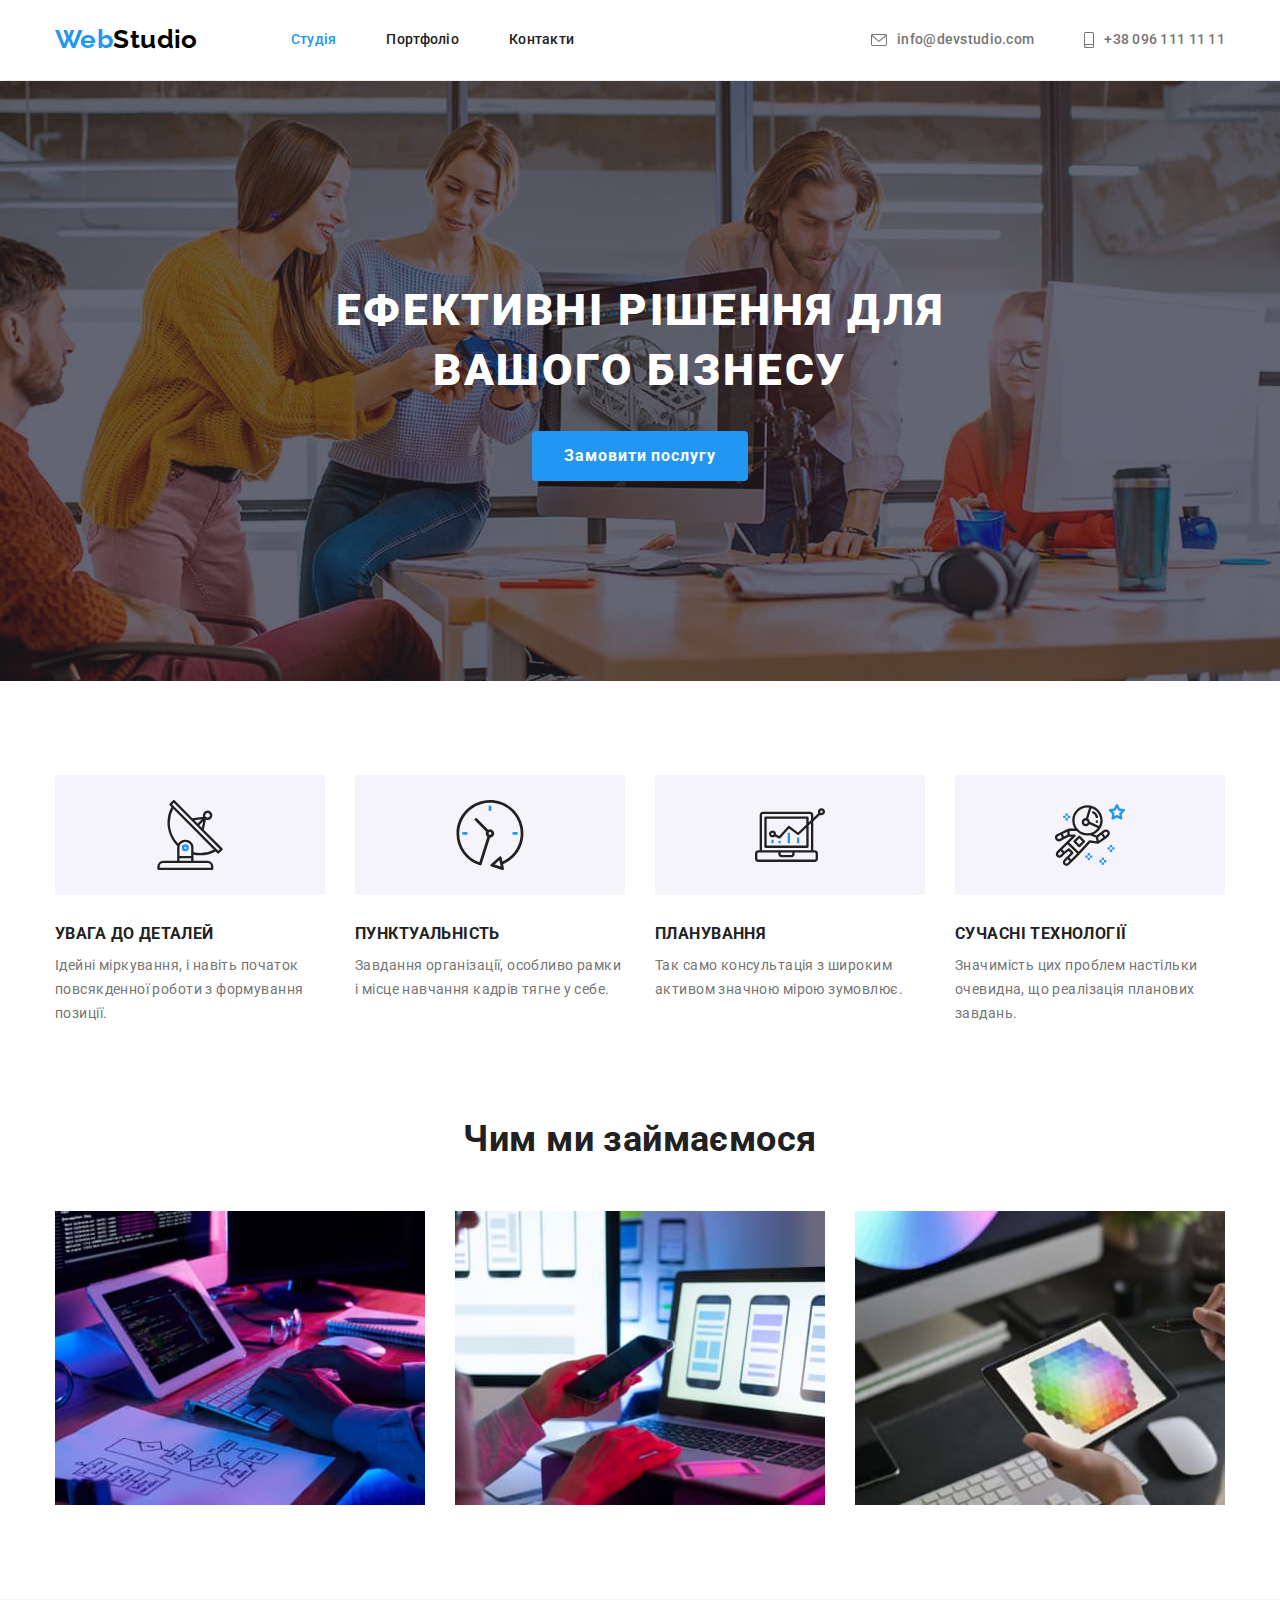
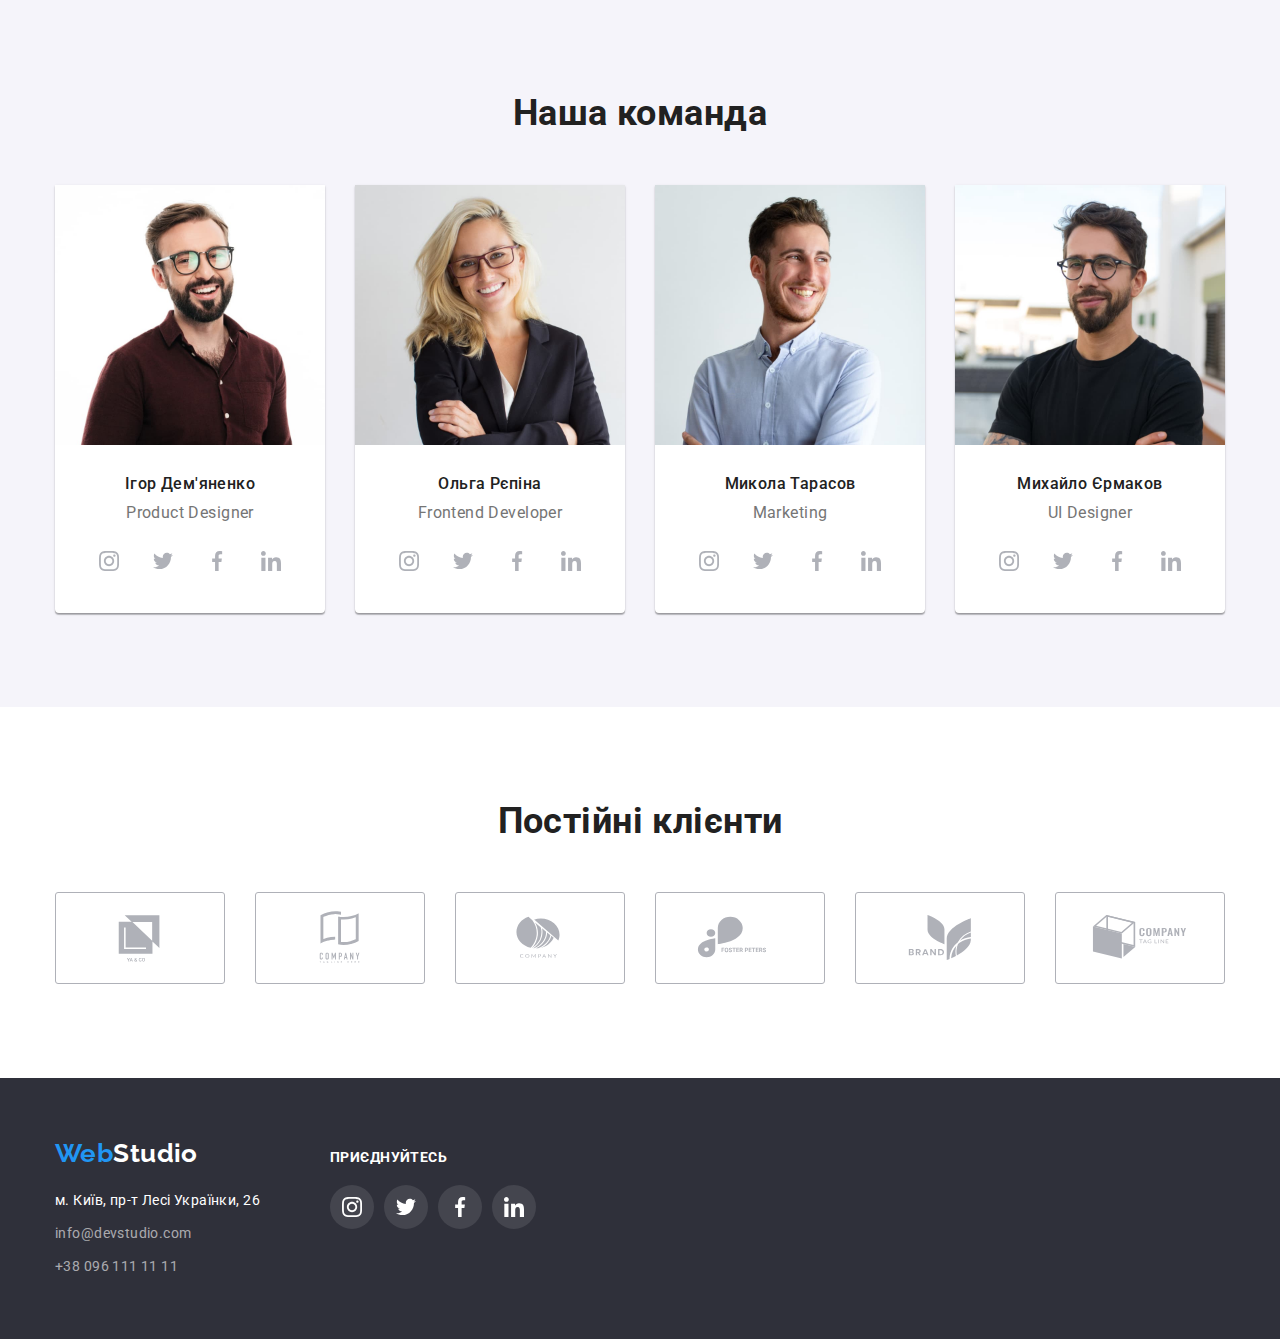
<file: index.html>
<!DOCTYPE html>
<html lang="uk">
  <head>
    <meta charset="UTF-8" />
    <meta http-equiv="X-UA-Compatible" content="IE=edge" />
    <meta name="viewport" content="width=device-width, initial-scale=1.0" />
    <title>Document</title>
    <link rel="preconnect" href="https://fonts.googleapis.com" />
    <link rel="preconnect" href="https://fonts.gstatic.com" crossorigin />
    <link
      href="https://fonts.googleapis.com/css2?family=Raleway:wght@700&family=Roboto:wght@400;500;700;900&display=swap"
      rel="stylesheet"
    />
    <link
      rel="stylesheet"
      href="https://cdnjs.cloudflare.com/ajax/libs/modern-normalize/1.1.0/modern-normalize.min.css"
    />
    <link rel="stylesheet" href="./css/styles.css" />
  </head>
  <body>
    <!-- Site header-->
    <header>
      <div class="header-page container main-nav">
        <nav class="main-nav">
          <a lang="en" href="./index.html" class="logo"><span>Web</span>Studio </a>
          <ul class="site-nav list">
            <li class="item"><a href="" class="link current">Студія</a></li>
            <li class="item"><a href="./portfolio.html" class="link">Портфоліо</a></li>
            <li class="item"><a href="" class="link">Контакти</a></li>
          </ul>
        </nav>
        <ul class="con-nav list">
          <li class="item">
            <a href="mailto:info@devstudio.com" class="text-link contacs-tellcon">
              <svg class="item-svg" width="16px" height="12px">
                <use href=".//images/icons.svg/sprite.svg#icon-mail"></use>
              </svg>
              info@devstudio.com
            </a>
          </li>
          <li class="item">
            <a href="tel:+380961111111" class="text-link contacs-tellcon">
              <svg class="item-svg" width="10px" height="16px">
                <use href="./images/icons.svg/sprite.svg#icon-telefon"></use></svg
              >+38 096 111 11 11</a
            >
          </li>
        </ul>
      </div>
    </header>
    <main>
      <!--Hero-->
      <section class="slogan overlay">
        <div class="">
          <div class="container">
            <h1 class="hero-title">Ефективні рішення для вашого бізнесу</h1>
            <button type="button" class="button">Замовити послугу</button>
          </div>
        </div>
      </section>
      <!--Benefits-->
      <section class="section secondary-section">
        <div class="container">
          <h2 class="visually-hidden">Переваги</h2>
          <ul class="list benefits-content">
            <li class="item">
              <div class="features-box">
                <svg width="70px" height="70px">
                  <use href="./images/icons.svg/sprite.svg#icon-antenna"></use>
                </svg>
              </div>
              <h3 class="benefits-title">УВАГА ДО ДЕТАЛЕЙ</h3>
              <p class="text">
                Ідейні міркування, і навіть початок повсякденної роботи з формування позиції.
              </p>
            </li>
            <li class="item">
              <div class="features-box">
                <svg width="70px" height="70px">
                  <use href="./images/icons.svg/sprite.svg#icon-clock"></use>
                </svg>
              </div>
              <h3 class="benefits-title">ПУНКТУАЛЬНІСТЬ</h3>
              <p class="text">
                Завдання організації, особливо рамки і місце навчання кадрів тягне у себе.
              </p>
            </li>
            <li class="item">
              <div class="features-box">
                <svg width="70px" height="70px">
                  <use href="./images/icons.svg/sprite.svg#icon-diagram"></use>
                </svg>
              </div>
              <h3 class="benefits-title">ПЛАНУВАННЯ</h3>
              <p class="text">Так само консультація з широким активом значною мірою зумовлює.</p>
            </li>
            <li class="item">
              <div class="features-box">
                <svg width="70px" height="70px">
                  <use href="./images/icons.svg/sprite.svg#icon-astronaut"></use>
                </svg>
              </div>
              <h3 class="benefits-title">СУЧАСНІ ТЕХНОЛОГІЇ</h3>
              <p class="text">
                Значимість цих проблем настільки очевидна, що реалізація планових завдань.
              </p>
            </li>
          </ul>
        </div>
      </section>
      <!--Work service-->
      <section class="section secondary-section no-padding">
        <div class="container">
          <h2 class="section-title">Чим ми займаємося</h2>
          <ul class="list service">
            <li class="service-example">
              <img src="./images/box1.jpg" alt="кодування" width="370" />
            </li>
            <li class="service-example">
              <img src="./images/box2.jpg" alt="верстка" width="370" />
            </li>
            <li class="service-example">
              <img src="./images/box3.jpg" alt="дизайн" width="370" />
            </li>
          </ul>
        </div>
      </section>
      <!--Team-->
      <section class="section section-team">
        <div class="container">
          <h2 class="section-title">Наша команда</h2>
          <ul class="list crewman-card">
            <li class="crewman">
              <img src="./images/img-team.jpg" alt="портрет" width="270" />
              <div class="our-product">
                <h3 class="section-text">Ігор Дем'яненко</h3>
                <p class="profession">Product Designer</p>
                <ul class="social-list-team list">
                  <li class="social-list-item">
                    <a class="social-link-team" href="#">
                      <svg width="20px" height="20px">
                        <use href="./images/icons.svg/sprite.svg#icon-insta1"></use></svg
                    ></a>
                  </li>
                  <li class="social-list-item">
                    <a class="social-link-team" href="#">
                      <svg width="20px" height="20px">
                        <use href="./images/icons.svg/sprite.svg#icon-tw1"></use>
                      </svg>
                    </a>
                  </li>
                  <li class="social-list-item">
                    <a class="social-link-team" href="#">
                      <svg width="20px" height="20px">
                        <use href="./images/icons.svg/sprite.svg#icon-fb1"></use>
                      </svg>
                    </a>
                  </li>
                  <li class="social-list-item">
                    <a class="social-link-team" href="#">
                      <svg width="20px" height="20px">
                        <use href="./images/icons.svg/sprite.svg#icon-in1"></use>
                      </svg>
                    </a>
                  </li>
                </ul>
              </div>
            </li>
            <li class="crewman">
              <img src="./images/img-team2.jpg" alt="портрет" width="270" />
              <div class="our-dev">
                <h3 class="section-text">Ольга Рєпіна</h3>
                <p class="profession">Frontend Developer</p>
                <ul class="social-list-team list">
                  <li class="social-list-item">
                    <a class="social-link-team" href="#">
                      <svg width="20px" height="20px">
                        <use href="./images/icons.svg/sprite.svg#icon-insta1"></use></svg
                    ></a>
                  </li>
                  <li class="social-list-item">
                    <a class="social-link-team" href="#">
                      <svg width="20px" height="20px">
                        <use href="./images/icons.svg/sprite.svg#icon-tw1"></use>
                      </svg>
                    </a>
                  </li>
                  <li class="social-list-item">
                    <a class="social-link-team" href="#">
                      <svg width="20px" height="20px">
                        <use href="./images/icons.svg/sprite.svg#icon-fb1"></use>
                      </svg>
                    </a>
                  </li>
                  <li class="social-list-item">
                    <a class="social-link-team" href="#">
                      <svg width="20px" height="20px">
                        <use href="./images/icons.svg/sprite.svg#icon-in1"></use>
                      </svg>
                    </a>
                  </li>
                </ul>
              </div>
            </li>
            <li class="crewman">
              <img src="./images/img-team3.jpg" alt="портрет" width="270" />
              <div class="our-product">
                <h3 class="section-text">Микола Тарасов</h3>
                <p class="profession">Marketing</p>
                <ul class="social-list-team list">
                  <li class="social-list-item">
                    <a class="social-link-team" href="#">
                      <svg width="20px" height="20px">
                        <use href="./images/icons.svg/sprite.svg#icon-insta1"></use></svg
                    ></a>
                  </li>
                  <li class="social-list-item">
                    <a class="social-link-team" href="#">
                      <svg width="20px" height="20px">
                        <use href="./images/icons.svg/sprite.svg#icon-tw1"></use>
                      </svg>
                    </a>
                  </li>
                  <li class="social-list-item">
                    <a class="social-link-team" href="#">
                      <svg width="20px" height="20px">
                        <use href="./images/icons.svg/sprite.svg#icon-fb1"></use>
                      </svg>
                    </a>
                  </li>
                  <li class="social-list-item">
                    <a class="social-link-team" href="#">
                      <svg width="20px" height="20px">
                        <use href="./images/icons.svg/sprite.svg#icon-in1"></use>
                      </svg>
                    </a>
                  </li>
                </ul>
              </div>
            </li>
            <li class="crewman">
              <img src="./images/img-team4.jpg" alt="портрет" width="270" />
              <div class="our-des">
                <h3 class="section-text">Михайло Єрмаков</h3>
                <p class="profession">UI Designer</p>
                <ul class="social-list-team list">
                  <li class="social-list-item">
                    <a class="social-link-team" href="#">
                      <svg width="20px" height="20px">
                        <use href="./images/icons.svg/sprite.svg#icon-insta1"></use></svg
                    ></a>
                  </li>
                  <li class="social-list-item">
                    <a class="social-link-team" href="#">
                      <svg width="20px" height="20px">
                        <use href="./images/icons.svg/sprite.svg#icon-tw1"></use>
                      </svg>
                    </a>
                  </li>
                  <li class="social-list-item">
                    <a class="social-link-team" href="#">
                      <svg width="20px" height="20px">
                        <use href="./images/icons.svg/sprite.svg#icon-fb1"></use>
                      </svg>
                    </a>
                  </li>
                  <li class="social-list-item">
                    <a class="social-link-team" href="#">
                      <svg width="20px" height="20px">
                        <use href="./images/icons.svg/sprite.svg#icon-in1"></use>
                      </svg>
                    </a>
                  </li>
                </ul>
              </div>
            </li>
          </ul>
        </div>
      </section>
      <!--regular clients-->
      <section class="section">
        <div class="container">
          <h2 class="section-title">Постійні клієнти</h2>
          <ul class="clients-company list">
            <li class="clients-company-items">
              <a class="clients-company-link" href="#">
                <svg class="clients-company-logo" width="106px" height="60px">
                  <use href="./images/icons.svg/sprite.svg#icon-logo1"></use>
                </svg>
              </a>
            </li>
            <li class="clients-company-items">
              <a class="clients-company-link" href="#">
                <svg class="clients-company-logo" width="106px" height="60px">
                  <use href="./images/icons.svg/sprite.svg#icon-logo2"></use>
                </svg>
              </a>
            </li>
            <li class="clients-company-items">
              <a class="clients-company-link" href="#">
                <svg class="clients-company-logo" width="106px" height="60px">
                  <use href="./images/icons.svg/sprite.svg#icon-logo3"></use>
                </svg>
              </a>
            </li>
            <li class="clients-company-items">
              <a class="clients-company-link" href="#">
                <svg class="clients-company-logo" width="106px" height="60px">
                  <use href="./images/icons.svg/sprite.svg#icon-logo4"></use>
                </svg>
              </a>
            </li>
            <li class="clients-company-items">
              <a class="clients-company-link" href="#">
                <svg class="clients-company-logo" width="106px" height="60px">
                  <use href="./images/icons.svg/sprite.svg#icon-logo5"></use>
                </svg>
              </a>
            </li>
            <li class="clients-company-items">
              <a class="clients-company-link" href="#">
                <svg class="clients-company-logo" width="106px" height="60px">
                  <use href="./images/icons.svg/sprite.svg#icon-logo6"></use>
                </svg>
              </a>
            </li>
          </ul>
        </div>
      </section>
    </main>
    <!--Footer-->
    <footer class="dark-section">
      <div class="container container-footer">
        <div class="footer-nav">
          <a lang="en" href="./index.html" class="steplogo-pic steplogo"><span>Web</span>Studio </a>
          <address>
            <ul class="footer-con list">
              <li>
                <a href="https://goo.gl/maps/J5RwahepuZf887FC6" class="footer-address"
                  >м. Київ, пр-т Лесі Українки, 26</a
                >
              </li>
              <li>
                <a
                  href="mailto:info@devstudio.com"
                  target="_blank"
                  rel="noopener noreferrer"
                  class="footer-link"
                  >info@devstudio.com</a
                >
              </li>
              <li><a href="tel:+380961111111" class="footer-link">+38 096 111 11 11</a></li>
            </ul>
          </address>
        </div>
        <div class="footer-social-box">
          <h3 class="social-list-title">ПРИЄДНУЙТЕСЬ</h3>
          <ul class="social-list list">
            <li class="social-list-item">
              <a class="social-list-link" href="#">
                <svg width="20px" height="20px">
                  <use href="./images/icons.svg/sprite.svg#icon-insta1"></use></svg
              ></a>
            </li>
            <li class="social-list-item">
              <a class="social-list-link" href="#">
                <svg width="20px" height="20px">
                  <use href="./images/icons.svg/sprite.svg#icon-tw1"></use>
                </svg>
              </a>
            </li>
            <li class="social-list-item">
              <a class="social-list-link" href="#">
                <svg width="20px" height="20px">
                  <use href="./images/icons.svg/sprite.svg#icon-fb1"></use>
                </svg>
              </a>
            </li>
            <li class="social-list-item">
              <a class="social-list-link" href="#">
                <svg width="20px" height="20px">
                  <use href="./images/icons.svg/sprite.svg#icon-in1"></use>
                </svg>
              </a>
            </li>
          </ul>
        </div>
      </div>
    </footer>
  </body>
</html>
</file>
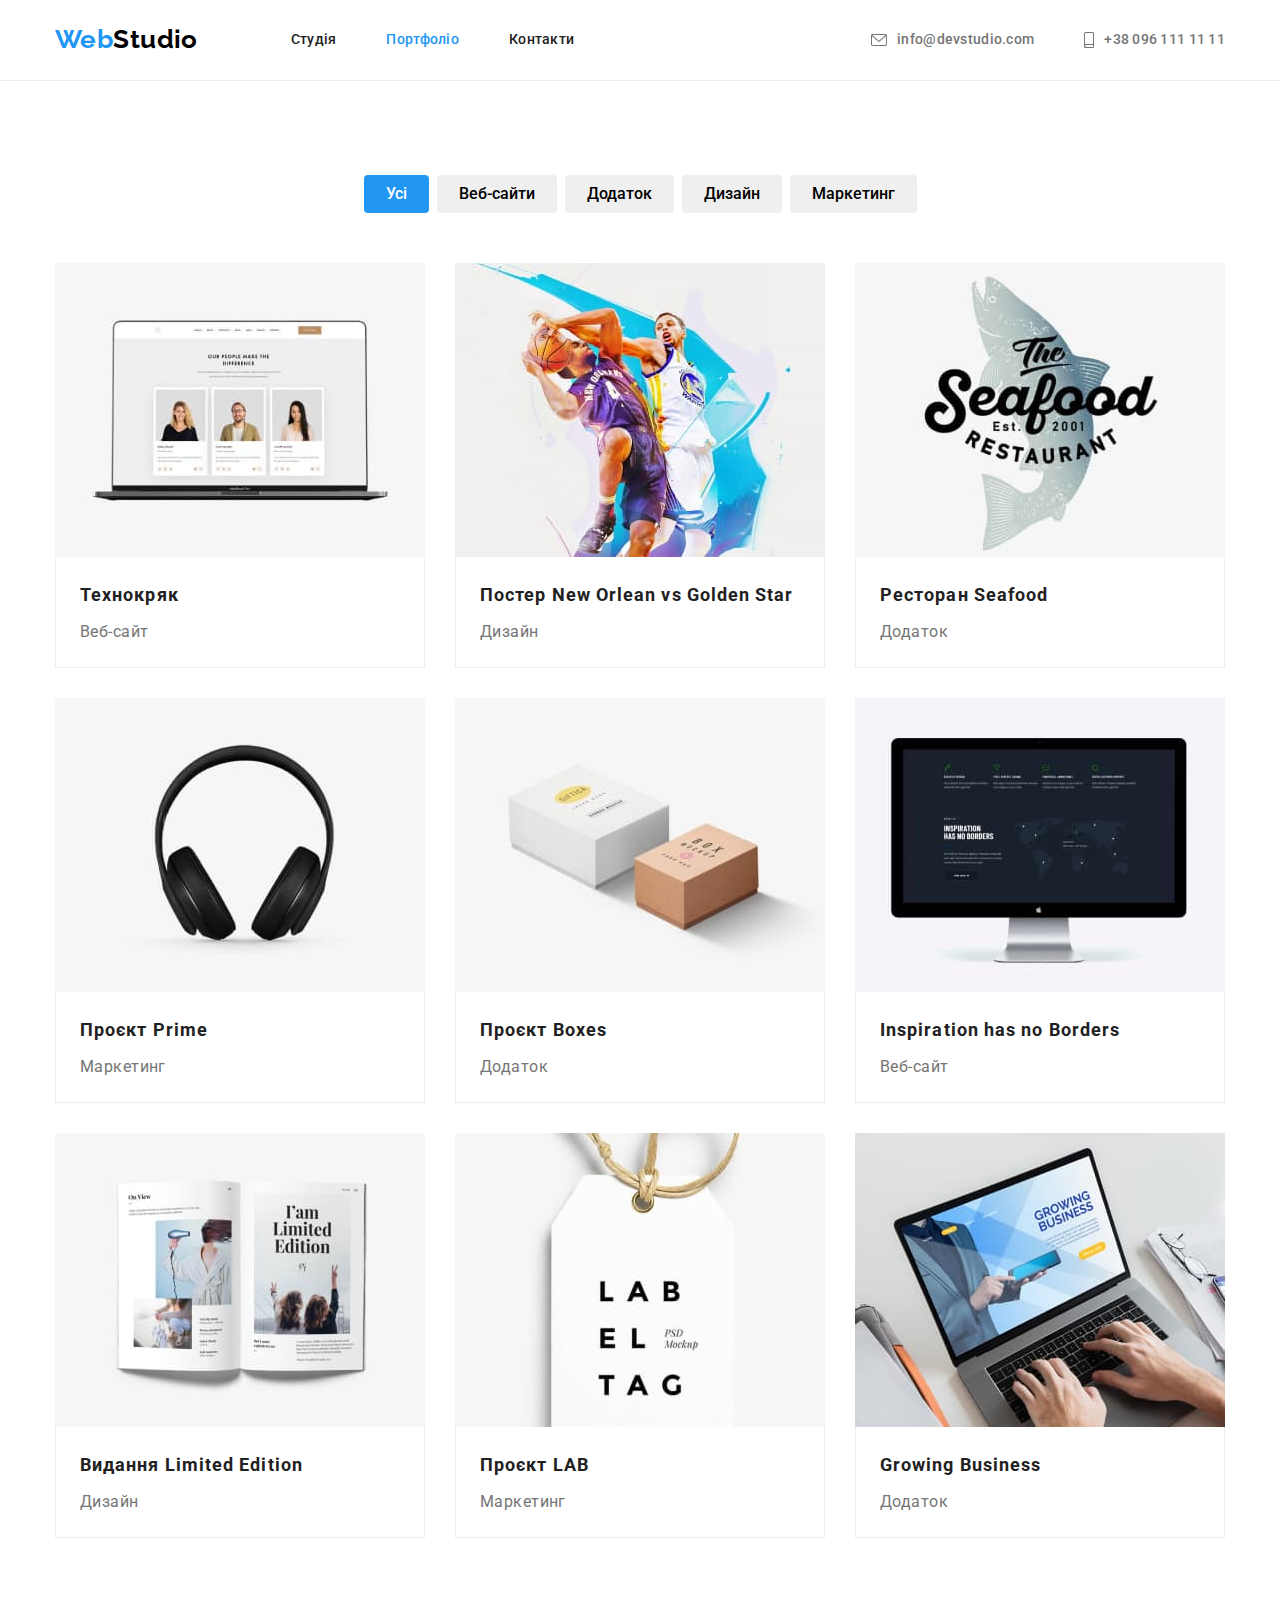
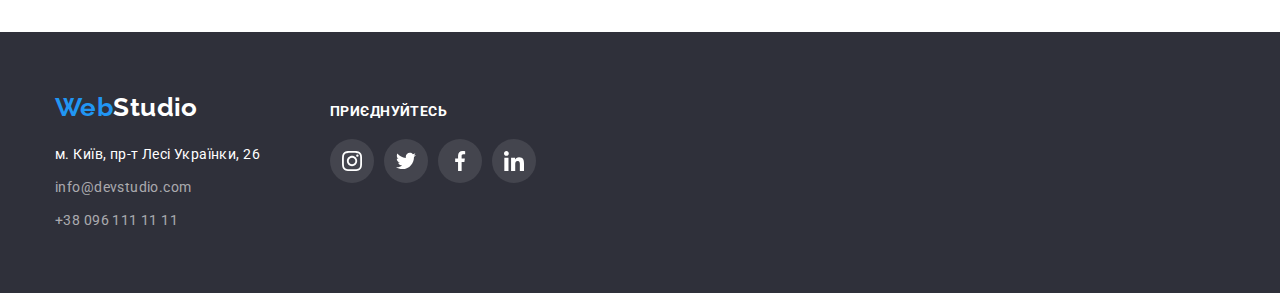
<file: portfolio.html>
<!DOCTYPE html>
<html lang="uk">
  <head>
    <meta charset="UTF-8" />
    <meta name="viewport" content="width=device-width, initial-scale=1.0" />
    <title>Document</title>
    <link rel="preconnect" href="https://fonts.googleapis.com" />
    <link rel="preconnect" href="https://fonts.gstatic.com" crossorigin />
    <link
      href="https://fonts.googleapis.com/css2?family=Raleway:wght@700&family=Roboto:wght@400;500;700;900&display=swap"
      rel="stylesheet"
    />
    <link
      rel="stylesheet"
      href="https://cdnjs.cloudflare.com/ajax/libs/modern-normalize/1.1.0/modern-normalize.min.css"
    />
    <link rel="stylesheet" href="./css/styles.css" />
  </head>
  <body>
    <!-- Site header-->
    <header>
      <div class="container main-nav">
        <nav class="main-nav">
          <a lang="en" href="./index.html" class="logo"><span>Web</span>Studio </a>
          <ul class="site-nav list">
            <li class="item"><a href="./index.html" class="link">Студія</a></li>
            <li class="item"><a href="" class="link current">Портфоліо</a></li>
            <li class="item"><a href="" class="link">Контакти</a></li>
          </ul>
        </nav>
        <ul class="con-nav list">
          <li class="item">
            <a href="mailto:info@devstudio.com" class="text-link contacs-tellcon">
              <svg class="item-svg" width="16px" height="12px">
                <use href=".//images/icons.svg/sprite.svg#icon-mail"></use>
              </svg>
              info@devstudio.com
            </a>
          </li>
          <li class="item">
            <a href="tel:+380961111111" class="text-link contacs-tellcon">
              <svg class="item-svg" width="10px" height="16px">
                <use href="./images/icons.svg/sprite.svg#icon-telefon"></use></svg
              >+38 096 111 11 11</a
            >
          </li>
        </ul>
      </div>
    </header>
    <main>
      <!--Navigation-->
      <section class="section">
        <div class="container accent">
          <h1 class="visually-hidden">Портфоліо</h1>
          <ul class="list section-nav">
            <li class="item"><button type="button" class="push accent-text">Усі</button></li>
            <li class="item"><button type="button" class="accent-text">Веб-сайти</button></li>
            <li class="item"><button type="button" class="accent-text">Додаток</button></li>
            <li class="item"><button type="button" class="accent-text">Дизайн</button></li>
            <li class="item"><button type="button" class="accent-text">Маркетинг</button></li>
          </ul>
        </div>
        <!--Work examples-->
        <div class="container">
          <ul class="list work-examples">
            <li class="project item">
              <div class="project-card">
                <a href="" class="link-item">
                  <img src="./img.portfolio/img1.jpg" alt="Веб-сайт" width="370" />
                  <div class="project-idea">
                    <h2 class="project-name">Технокряк</h2>
                    <p class="project-category">Веб-сайт</p>
                  </div>
                </a>
              </div>
            </li>
            <li class="project item">
              <div class="project-card">
                <a href="" class="link-item">
                  <img src="./img.portfolio/img.jpg" alt="Дизайн" width="370" />
                  <div class="project-idea">
                    <h2 class="project-name">Постер New Orlean vs Golden Star</h2>
                    <p class="project-category">Дизайн</p>
                  </div>
                </a>
              </div>
            </li>
            <li class="project item">
              <div class="project-card">
                <a href="" class="link-item">
                  <img src="./img.portfolio/img3.jpg" alt="Додаток" width="370" />
                  <div class="project-idea">
                    <h2 class="project-name">Ресторан Seafood</h2>
                    <p class="project-category">Додаток</p>
                  </div>
                </a>
              </div>
            </li>
            <li class="project item">
              <div class="project-card">
                <a href="" class="link-item">
                  <img src="./img.portfolio/img4.jpg" alt="Маркетинг" width="370" />
                  <div class="project-idea">
                    <h2 class="project-name">Проєкт Prime</h2>
                    <p class="project-category">Маркетинг</p>
                  </div>
                </a>
              </div>
            </li>
            <li class="project item">
              <div class="project-card">
                <a href="" class="link-item">
                  <img src="./img.portfolio/img5.jpg" alt="Додаток" width="370" />
                  <div class="project-idea">
                    <h2 class="project-name">Проєкт Boxes</h2>
                    <p class="project-category">Додаток</p>
                  </div>
                </a>
              </div>
            </li>
            <li class="project item">
              <div class="project-card">
                <a href="" class="link-item">
                  <img src="./img.portfolio/img6.jpg" alt="Веб-сайт" width="370" />
                  <div class="project-idea">
                    <h2 class="project-name">Inspiration has no Borders</h2>
                    <p class="project-category">Веб-сайт</p>
                  </div>
                </a>
              </div>
            </li>
            <li class="project item">
              <div class="project-card">
                <a href="" class="link-item">
                  <img src="./img.portfolio/img7.jpg" alt="Дизайн" width="370" />
                  <div class="project-idea">
                    <h2 class="project-name">Видання Limited Edition</h2>
                    <p class="project-category">Дизайн</p>
                  </div>
                </a>
              </div>
            </li>
            <li class="project item">
              <div class="project-card">
                <a href="" class="link-item">
                  <img src="./img.portfolio/img8.jpg" alt="Маркетинг" width="370" />
                  <div class="project-idea">
                    <h2 class="project-name">Проєкт LAB</h2>
                    <p class="project-category">Маркетинг</p>
                  </div>
                </a>
              </div>
            </li>
            <li class="project item">
              <div class="project-card">
                <a href="" class="link-item">
                  <img src="./img.portfolio/img9.jpg" alt="Додаток" width="370" />
                  <div class="project-idea">
                    <h2 class="project-name">Growing Business</h2>
                    <p class="project-category">Додаток</p>
                  </div>
                </a>
              </div>
            </li>
          </ul>
        </div>
      </section>
    </main>
    <!--Footer-->
    <footer class="dark-section">
      <div class="container container-footer">
        <div class="footer-nav">
          <a lang="en" href="./index.html" class="steplogo-pic steplogo"><span>Web</span>Studio </a>
          <address>
            <ul class="footer-con list">
              <li>
                <a href="https://goo.gl/maps/J5RwahepuZf887FC6" class="footer-address"
                  >м. Київ, пр-т Лесі Українки, 26</a
                >
              </li>
              <li>
                <a
                  href="mailto:info@devstudio.com"
                  target="_blank"
                  rel="noopener noreferrer"
                  class="footer-link"
                  >info@devstudio.com</a
                >
              </li>
              <li><a href="tel:+380961111111" class="footer-link">+38 096 111 11 11</a></li>
            </ul>
          </address>
        </div>
        <div class="footer-social-box">
          <h3 class="social-list-title">ПРИЄДНУЙТЕСЬ</h3>
          <ul class="social-list list">
            <li class="social-list-item">
              <a class="social-list-link" href="#">
                <svg width="20px" height="20px">
                  <use href="./images/icons.svg/sprite.svg#icon-insta1"></use></svg
              ></a>
            </li>
            <li class="social-list-item">
              <a class="social-list-link" href="#">
                <svg width="20px" height="20px">
                  <use href="./images/icons.svg/sprite.svg#icon-tw1"></use>
                </svg>
              </a>
            </li>
            <li class="social-list-item">
              <a class="social-list-link" href="#">
                <svg width="20px" height="20px">
                  <use href="./images/icons.svg/sprite.svg#icon-fb1"></use>
                </svg>
              </a>
            </li>
            <li class="social-list-item">
              <a class="social-list-link" href="#">
                <svg width="20px" height="20px">
                  <use href="./images/icons.svg/sprite.svg#icon-in1"></use>
                </svg>
              </a>
            </li>
          </ul>
        </div>
      </div>
    </footer>
  </body>
</html>
</file>
<file: css/styles.css>
/*цвет основного текста #757575*/
/*цвет заголовка #212121*/
/*акцент #2196F3*/
/*цвет контактов футера rgba(255, 255, 255, 0.6);*/

/*бекграунд шапка #FFFFFF*/
/*бекграунд чем мы занимаемся #E5E5E5*/
/*бекграунд наша команда иконки #FFFFFF общий беграунд #F5F4FA*/
/*бекграунд футера #2F303A*/

:root {
  --primary-text-color: #757575;
  --accent-color: #2196f3;
  --accent-bgc-color: #ffff;
  --title-text-color: #212121;
  --logo-accent-color: #000;
  --address-secondary-color: rgba(255, 255, 255, 0.6);
  --bgc-dark-section: #2f303a;
  --border-cl: #eeeeee;
  --bd-section-team: #f5f4fa;
  --header-border-cl: #ececec;
  --bgc-secondary-section: #e5e5e5;
}

body {
  background-color: var(--accent-bgc-color);
  color: var(--primary-text-color);
  font-family: Roboto, sans-serif;
  font-size: 14px;
  letter-spacing: 0.03em;
}

.visually-hidden {
  position: absolute;
  width: 1px;
  height: 1px;
  margin: -1px;
  border: 0;
  padding: 0;
  white-space: nowrap;
  clip-path: inset(100%);
  clip: rect(0 0 0 0);
  overflow: hidden;
}
.list {
  list-style: none;
  padding: 0;
  margin: 0;
}
h1,
h2,
h3,
h4,
h5,
h6,
p {
  padding: 0;
  margin: 0;
}
img {
  display: block;
}
/*background*/
.secondary-section {
  padding-top: 94px;
  padding-bottom: 94px;

  background-color: var(--accent-bgc-color);
}
.secondary-section.no-padding {
  padding-top: 0;
  padding-bottom: 94px;
}
.dark-section {
  padding-top: 60px;
  padding-bottom: 60px;

  background-color: var(--bgc-dark-section);
}
.section-team {
  background-color: var(--bd-section-team);
}
/*header*/
header {
  border-bottom: 1px solid var(--header-border-cl);
}
/*main nav*/
.main-nav {
  display: flex;
  align-items: center;
}
/*logo*/
.logo {
  padding-top: 24px;
  padding-bottom: 25px;

  color: var(--logo-accent-color);

  font-family: Raleway, sans-serif;
  font-weight: 700;
  font-size: 26px;
  line-height: 1.19;
  text-decoration: none;
}
.logo span,
.steplogo span {
  color: var(--accent-color);
}
.steplogo {
  color: var(--accent-bgc-color);

  font-family: Raleway, sans-serif;
  font-weight: 700;
  font-size: 26px;
  line-height: 1.19;
  text-decoration: none;
}
.slogan {
  padding-bottom: 200px;
  padding-top: 200px;
  text-align: center;
}

.steplogo-pic {
  display: block;
  margin-bottom: 20px;
}
/*site nav*/
.site-nav {
  display: flex;
  margin-left: 93px;
}
.site-nav .item + .item {
  margin-left: 50px;
}
.site-nav .link {
  padding-top: 32px;
  padding-bottom: 32px;
  display: block;

  color: var(--title-text-color);

  font-weight: 500;
  line-height: 1.14;
  letter-spacing: 0.02em;
  text-decoration: none;
}
.site-nav .link:hover,
.site-nav .link:focus {
  color: var(--accent-color);
}
.site-nav .current:visited {
  color: var(--accent-color);
}
/*con-nav*/
.con-nav {
  display: flex;
  margin-left: auto;
}
.con-nav .item + .item {
  margin-left: 50px;
}
.con-nav .text-link {
  padding-top: 32px;
  padding-bottom: 32px;
  display: flex;

  color: var(--primary-text-color);

  font-weight: 500;
  line-height: 1.14;
  letter-spacing: 0.02em;
  text-decoration: none;
  align-items: center;
  justify-content: center;
}
.con-nav .text-link:hover,
.con-nav .text-link:focus {
  color: var(--accent-color);
}
.contacs-tellcon {
  align-items: center;
  justify-content: center;
}
.item-svg {
  margin-right: 10px;
  fill: currentColor;
}
/*navigation portfolio*/
.section-nav {
  display: flex;
  justify-content: center;
}
.section-nav .item:not(:last-child) {
  margin-right: 8px;
}
/*Hero*/
.hero-title {
  width: 696px;
  margin-top: 0;
  margin-bottom: 30px;
  margin-right: auto;
  margin-left: auto;

  color: var(--accent-bgc-color);

  font-weight: 900;
  font-size: 44px;
  line-height: 1.36;
  text-align: center;
  letter-spacing: 0.06em;
  text-transform: uppercase;
}
.overlay {
  max-width: 1600px;
  height: 600px;
  margin-left: auto;
  margin-right: auto;
  background-color: var(--bgc-dark-section);
  background-image: linear-gradient(to top, rgba(47, 48, 58, 0.4), rgba(47, 48, 58, 0.4)),
    url(../images/img-hero.jpg);
  background-size: cover;
  background-position: center;
  background-repeat: no-repeat;
}
/*button*/
.button {
  margin-right: auto;
  margin-left: auto;
  padding: 10px 32px;
  border: none;

  color: var(--accent-bgc-color);
  background-color: var(--accent-color);

  font-family: inherit;
  font-weight: 700;
  font-size: 16px;
  line-height: 1.88;
  display: flex;
  align-items: center;
  text-align: center;
  letter-spacing: 0.06em;
  cursor: pointer;
}
.button,
.accent-text {
  border-radius: 4px;
}
.accent-text {
  padding: 6px 22px;
  border: none;
  font-family: inherit;
  font-weight: 500;
  font-size: 16px;
  line-height: 1.62;
  text-align: center;
}
.accent {
  margin-bottom: 50px;
}

.list .accent-text:hover,
.list .accent-text:focus {
  color: var(--accent-bgc-color);
  background-color: var(--accent-color);
  box-shadow: 0px 3px 1px rgba(0, 0, 0, 0.1), 0px 1px 2px rgba(0, 0, 0, 0.08),
    0px 2px 2px rgba(0, 0, 0, 0.12);
  border-radius: 4px;
  cursor: pointer;
}
.push {
  color: var(--accent-bgc-color);
  background-color: var(--accent-color);
}
/*benefits*/
.benefits-title {
  margin-bottom: 10px;
  padding-top: 30px;

  color: var(--title-text-color);
  line-height: 1.14;
  text-transform: uppercase;
}
.benefits-content {
  display: flex;
}
.benefits-content .item:not(:last-child) {
  margin-right: 30px;
}
.text {
  line-height: 1.71;
}
/*section info*/
.section-title {
  margin-bottom: 50px;

  color: var(--title-text-color);

  font-size: 36px;
  line-height: 1.16;
  text-align: center;
}
.section-text {
  margin-bottom: 10px;

  color: var(--title-text-color);

  font-weight: 500;
  font-size: 16px;
  line-height: 1.18;
  text-align: center;
}
.our-product {
  padding: 30px 0 30px;
}
.our-des {
  padding: 30px 0 30px;
}
.our-dev {
  padding: 30px 0 30px;
}
.profession {
  font-size: 16px;
  line-height: 1.18;
  text-align: center;
  margin-bottom: 16px;
}
/*team*/
.crewman {
  width: 270px;
  background-color: var(--accent-bgc-color);
  box-shadow: 0px 1px 3px rgba(0, 0, 0, 0.12), 0px 1px 1px rgba(0, 0, 0, 0.14),
    0px 2px 1px rgba(0, 0, 0, 0.2);
  border-radius: 0px 0px 4px 4px;
}
.crewman-card {
  display: flex;
}
.crewman:not(:last-child) {
  margin-right: 30px;
}
.social-link-team {
  display: flex;
  align-items: center;
  justify-content: center;
  height: 44px;
  width: 44px;
  border-radius: 50%;
  fill: #afb1b8;
}
.social-link-team:hover,
.social-link-team:focus {
  fill: var(--accent-bgc-color);
  background-color: var(--accent-color);
}
.social-list-team {
  display: flex;
  justify-content: center;
}
/*clients company*/
.clients-company-link {
  display: flex;
  align-items: center;
  justify-content: center;
  fill: #afb1b8;
  height: 92px;
  width: 170px;

  height: 92px;
  -webkit-box-pack: center;
  border: 1px solid #afb1b8;
  border-radius: 3px;
}

.clients-company {
  display: flex;
  gap: 30px;
}
.clients-company-link:hover,
.clients-company-link:focus {
  fill: var(--accent-color);
  border-color: var(--accent-color);
}

.clients-company-items {
  display: flex;

  max-width: 170px;
  justify-content: space-between;
  align-items: center;
}

/*work service*/
.service {
  display: flex;
}
.service-example:not(:last-child) {
  margin-right: 30px;
}
.project {
  width: 370px;
}
.project-name {
  margin-bottom: 4px;
  font-size: 18px;
  line-height: 2;
  letter-spacing: 0.06em;
  color: var(--title-text-color);
}
.project-category {
  font-size: 16px;
  line-height: 1.88;
}
.project-idea {
  padding: 20px 24px;
  border-bottom: 1px solid var(--border-cl);
  border-left: 1px solid var(--border-cl);
  border-right: 1px solid var(--border-cl);
}
/*.project-card:hover,
.project-card:focus {
  box-shadow: 0px 1px 1px rgba(0, 0, 0, 0.12), 0px 4px 4px rgba(0, 0, 0, 0.06),
    1px 4px 6px rgba(0, 0, 0, 0.16);
}*/
.link-item {
  display: block;
  text-decoration: none;
  color: var(--primary-text-color);
}
.link-item:hover,
.link-item:focus {
  box-shadow: 0px 1px 1px rgba(0, 0, 0, 0.12), 0px 4px 4px rgba(0, 0, 0, 0.06),
    1px 4px 6px rgba(0, 0, 0, 0.16);
}
/*work-examples*/
.work-examples {
  display: flex;
  flex-wrap: wrap;
  gap: 30px;
}

.work-examples .item {
  flex-basis: calc((100% - 240px) / 9);
}

/*footer*/
.container-footer {
  display: flex;
  align-items: baseline;
}
.footer-link {
  color: var(--address-secondary-color);
  text-decoration: none;
}
.footer-link:hover,
.footer-link:focus {
  color: var(--accent-color);
}
.footer-nav {
  margin-right: 70px;
}
.social-list-title {
  color: var(--accent-bgc-color);
  line-height: 16px;
  text-transform: uppercase;
  font-size: 14px;
}
.social-list {
  display: flex;
  margin-top: 20px;
}

.social-list-item:not(:last-child) {
  margin-right: 10px;
}
.social-list-link {
  display: flex;
  align-items: center;
  justify-content: center;
  height: 44px;
  width: 44px;
  border-radius: 50%;
  background-color: rgba(255, 255, 255, 0.1);
  fill: #ffff;
}
.social-list-link:hover,
.social-list-link:focus {
  background-color: var(--accent-color);
}
.footer-social-box {
  margin: 0;
}

.footer-address {
  color: var(--accent-bgc-color);
  text-decoration: none;
}
.footer-address:hover,
.footer-address:focus {
  color: var(--accent-color);
}

.footer-con {
  font-style: normal;
  font-weight: 400;
  line-height: 1.71;
}
.footer-con :not(:last-child) {
  margin-bottom: 9px;
}
.footer-link,
.footer-address {
  display: block;
}

.container {
  margin-left: auto;
  margin-right: auto;
  width: 1200px;
  padding-left: 15px;
  padding-right: 15px;
}
.section {
  padding-top: 94px;
  padding-bottom: 94px;
}
.features-box {
  display: flex;
  content: '';
  width: 270px;
  height: 120px;
  justify-content: center;
  align-items: center;
  background-color: var(--bd-section-team);
  border-radius: 3px;
}
</file>
